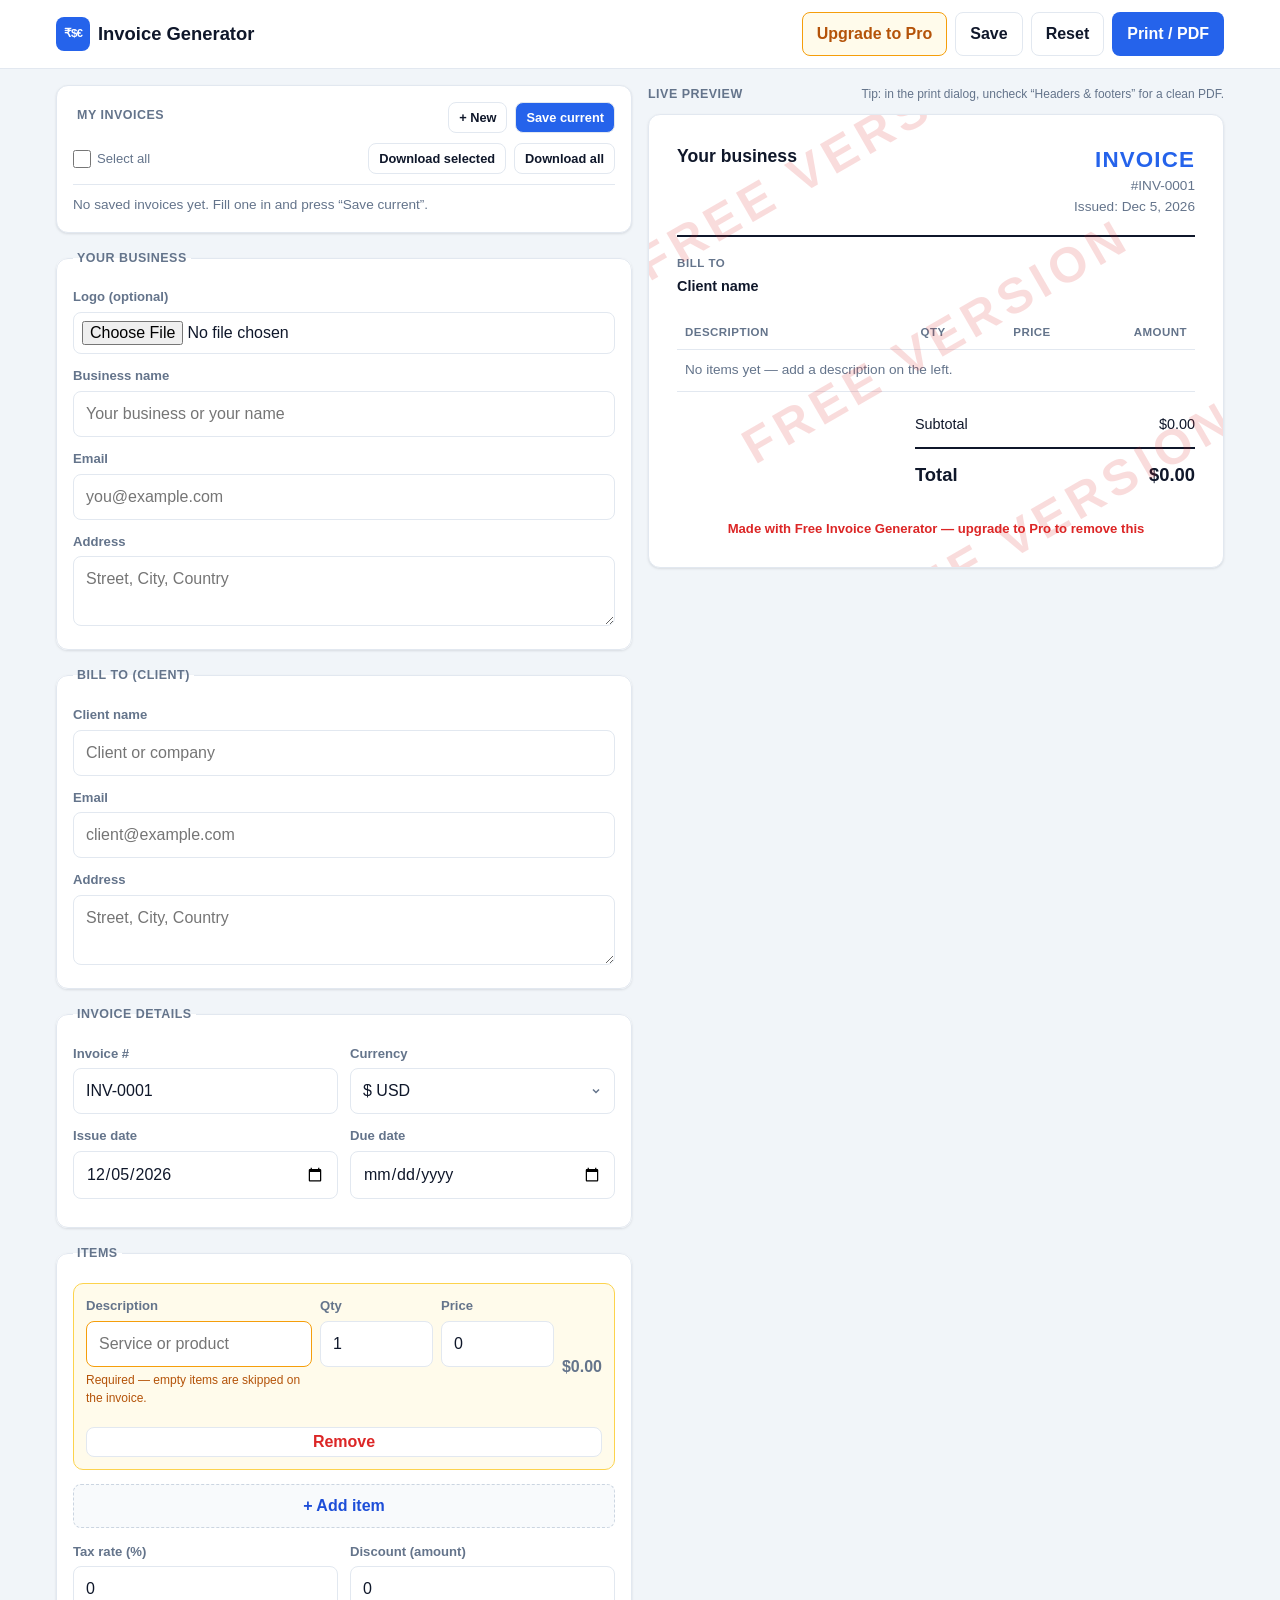
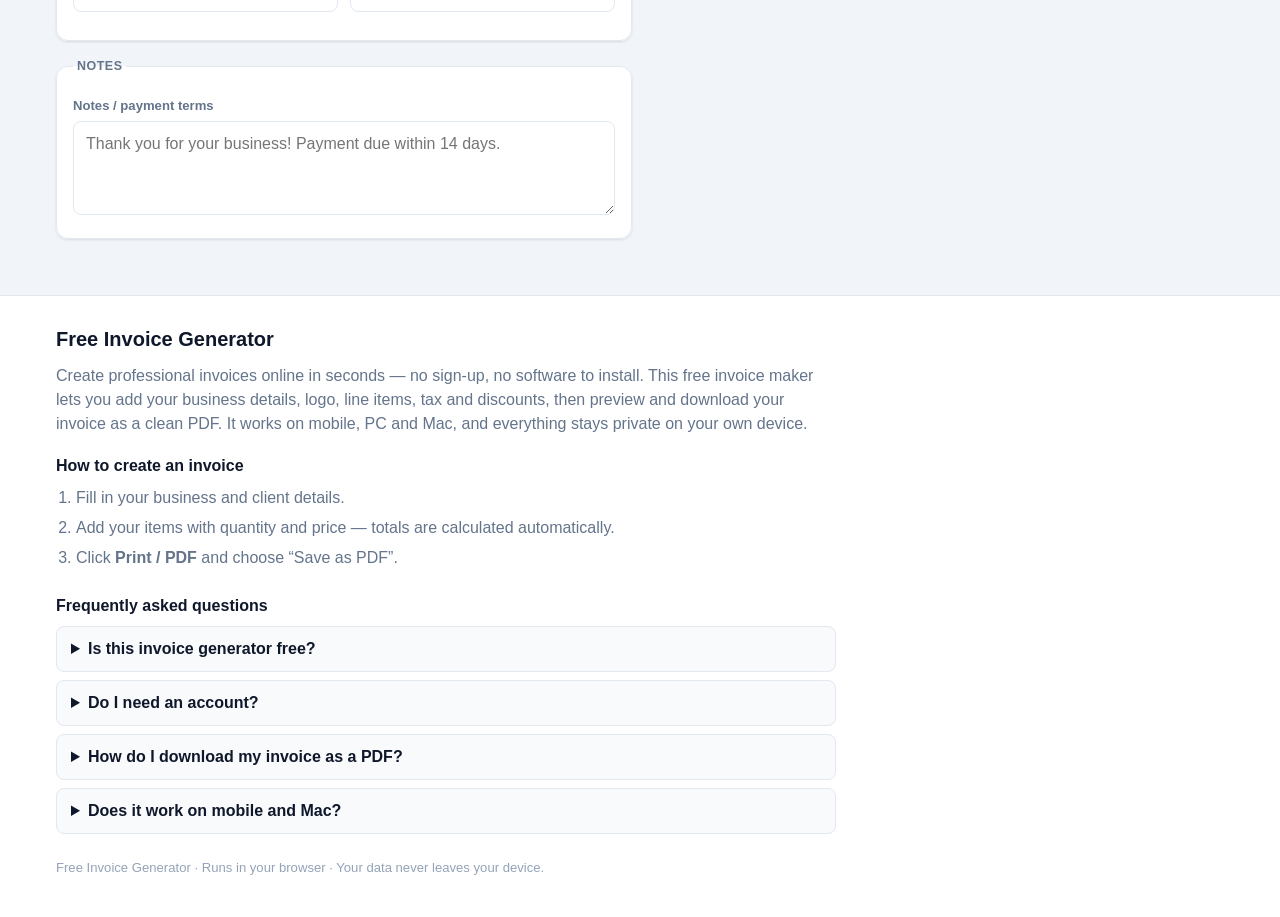
<file: index.html>
<!DOCTYPE html>
<html lang="en">
<head>
  <meta charset="UTF-8" />
  <meta name="viewport" content="width=device-width, initial-scale=1.0" />
  <meta name="theme-color" content="#2563eb" />
  <meta name="description" content="Free online invoice generator. Create, preview and download professional invoices as PDF. Works on mobile, PC and Mac." />
  <title>Free Invoice Generator — Create &amp; Download Invoices as PDF</title>

  <link rel="canonical" href="https://lloreradondi.github.io/invoice-generator/" />
  <link rel="icon" href="favicon.svg" type="image/svg+xml" />

  <!-- Google Analytics (GA4). Paste your Measurement ID (G-XXXXXXXXXX) below to enable. -->
  <script>
    (function () {
      var GA_ID = "G-5TX58SDGY8"; // e.g. "G-ABCD123456" from Google Analytics → Admin → Data Streams
      if (!GA_ID) return;
      var s = document.createElement("script");
      s.async = true;
      s.src = "https://www.googletagmanager.com/gtag/js?id=" + GA_ID;
      document.head.appendChild(s);
      window.dataLayer = window.dataLayer || [];
      window.gtag = function () { window.dataLayer.push(arguments); };
      window.gtag("js", new Date());
      window.gtag("config", GA_ID);
    })();
  </script>

  <!-- Social sharing (Open Graph / Twitter) -->
  <meta property="og:type" content="website" />
  <meta property="og:title" content="Free Invoice Generator" />
  <meta property="og:description" content="Create, preview and download professional invoices as PDF. Free, private, works on any device." />
  <meta property="og:url" content="https://lloreradondi.github.io/invoice-generator/" />
  <meta name="twitter:card" content="summary" />

  <!-- Structured data: helps search engines understand the app -->
  <script type="application/ld+json">
  {
    "@context": "https://schema.org",
    "@type": "WebApplication",
    "name": "Free Invoice Generator",
    "url": "https://lloreradondi.github.io/invoice-generator/",
    "applicationCategory": "BusinessApplication",
    "operatingSystem": "Any (web browser)",
    "description": "Free online invoice generator. Create, preview and download professional invoices as PDF. Works on mobile, PC and Mac.",
    "offers": {
      "@type": "Offer",
      "price": "0",
      "priceCurrency": "USD"
    }
  }
  </script>
  <script type="application/ld+json">
  {
    "@context": "https://schema.org",
    "@type": "FAQPage",
    "mainEntity": [
      {
        "@type": "Question",
        "name": "Is this invoice generator free?",
        "acceptedAnswer": { "@type": "Answer", "text": "Yes. You can create, preview and download unlimited invoices as PDF for free. An optional one-time Pro upgrade removes the small watermark." }
      },
      {
        "@type": "Question",
        "name": "Do I need an account to create an invoice?",
        "acceptedAnswer": { "@type": "Answer", "text": "No account or sign-up is needed. Everything runs in your browser and your data stays on your own device." }
      },
      {
        "@type": "Question",
        "name": "How do I download my invoice as a PDF?",
        "acceptedAnswer": { "@type": "Answer", "text": "Click Print / PDF, then choose 'Save as PDF' in your browser's print dialog. Uncheck 'Headers & footers' for a clean invoice." }
      },
      {
        "@type": "Question",
        "name": "Does it work on mobile and Mac?",
        "acceptedAnswer": { "@type": "Answer", "text": "Yes. It works in any modern browser on phones, PC and Mac, including Chrome, Edge, Firefox and Safari." }
      }
    ]
  }
  </script>

  <link rel="stylesheet" href="styles.css" />
</head>
<body>
  <header class="app-header">
    <div class="app-header__inner">
      <h1 class="app-header__title">
        <span class="logo-mark" aria-hidden="true">₹$€</span>
        Invoice Generator
      </h1>
      <div class="app-header__actions">
        <button type="button" id="btnPro" class="btn btn--pro">Upgrade to Pro</button>
        <button type="button" id="btnSave" class="btn btn--ghost">Save</button>
        <button type="button" id="btnReset" class="btn btn--ghost">Reset</button>
        <button type="button" id="btnPrint" class="btn btn--primary">Print / PDF</button>
      </div>
    </div>
  </header>

  <main class="layout">
    <!-- ===== FORM (editor) ===== -->
    <section class="editor" aria-label="Invoice editor">

      <section class="card saved-card" aria-label="Saved invoices">
        <div class="saved-card__head">
          <span class="card__title">My invoices</span>
          <div class="saved-card__actions">
            <button type="button" id="btnNewInvoice" class="btn btn--tiny">+ New</button>
            <button type="button" id="btnSaveInvoice" class="btn btn--tiny btn--primary">Save current</button>
          </div>
        </div>
        <div class="saved-card__tools">
          <label class="saved-card__selectall">
            <input type="checkbox" id="chkSelectAll" /> Select all
          </label>
          <button type="button" id="btnDownloadSelected" class="btn btn--tiny">Download selected</button>
          <button type="button" id="btnDownloadAll" class="btn btn--tiny">Download all</button>
        </div>
        <div id="savedList" class="saved-list"></div>
      </section>

      <form id="invoiceForm" autocomplete="off" novalidate>

        <fieldset class="card">
          <legend class="card__title">Your business</legend>
          <div class="field field--logo">
            <label for="logoInput" class="field__label">Logo (optional)</label>
            <div class="logo-upload">
              <img id="logoPreview" class="logo-upload__img is-hidden" alt="Business logo preview" />
              <input type="file" id="logoInput" accept="image/*" class="logo-upload__input" />
              <button type="button" id="btnRemoveLogo" class="btn btn--tiny is-hidden">Remove</button>
            </div>
          </div>
          <div class="field">
            <label for="bizName" class="field__label">Business name</label>
            <input type="text" id="bizName" data-model="bizName" placeholder="Your business or your name" />
          </div>
          <div class="field">
            <label for="bizEmail" class="field__label">Email</label>
            <input type="email" id="bizEmail" data-model="bizEmail" placeholder="you@example.com" />
          </div>
          <div class="field">
            <label for="bizAddress" class="field__label">Address</label>
            <textarea id="bizAddress" data-model="bizAddress" rows="2" placeholder="Street, City, Country"></textarea>
          </div>
        </fieldset>

        <fieldset class="card">
          <legend class="card__title">Bill to (client)</legend>
          <div class="field">
            <label for="clientName" class="field__label">Client name</label>
            <input type="text" id="clientName" data-model="clientName" placeholder="Client or company" />
          </div>
          <div class="field">
            <label for="clientEmail" class="field__label">Email</label>
            <input type="email" id="clientEmail" data-model="clientEmail" placeholder="client@example.com" />
          </div>
          <div class="field">
            <label for="clientAddress" class="field__label">Address</label>
            <textarea id="clientAddress" data-model="clientAddress" rows="2" placeholder="Street, City, Country"></textarea>
          </div>
        </fieldset>

        <fieldset class="card">
          <legend class="card__title">Invoice details</legend>
          <div class="field-row">
            <div class="field">
              <label for="invoiceNumber" class="field__label">Invoice #</label>
              <input type="text" id="invoiceNumber" data-model="invoiceNumber" maxlength="40" placeholder="INV-0001" />
            </div>
            <div class="field">
              <label for="currency" class="field__label">Currency</label>
              <select id="currency" data-model="currency">
                <option value="$">$ USD</option>
                <option value="€">€ EUR</option>
                <option value="£">£ GBP</option>
                <option value="₹">₹ INR</option>
                <option value="₱">₱ PHP</option>
                <option value="¥">¥ JPY</option>
                <option value="A$">A$ AUD</option>
                <option value="C$">C$ CAD</option>
              </select>
            </div>
          </div>
          <div class="field-row">
            <div class="field">
              <label for="issueDate" class="field__label">Issue date</label>
              <input type="date" id="issueDate" data-model="issueDate" />
            </div>
            <div class="field">
              <label for="dueDate" class="field__label">Due date</label>
              <input type="date" id="dueDate" data-model="dueDate" />
            </div>
          </div>
        </fieldset>

        <fieldset class="card">
          <legend class="card__title">Items</legend>
          <div id="itemsList" class="items"></div>
          <button type="button" id="btnAddItem" class="btn btn--dashed">+ Add item</button>

          <div class="field-row field-row--totals">
            <div class="field">
              <label for="taxRate" class="field__label">Tax rate (%)</label>
              <input type="number" id="taxRate" data-model="taxRate" min="0" step="0.01" value="0" inputmode="decimal" />
            </div>
            <div class="field">
              <label for="discount" class="field__label">Discount (amount)</label>
              <input type="number" id="discount" data-model="discount" min="0" step="0.01" value="0" inputmode="decimal" />
            </div>
          </div>
        </fieldset>

        <fieldset class="card">
          <legend class="card__title">Notes</legend>
          <div class="field">
            <label for="notes" class="field__label">Notes / payment terms</label>
            <textarea id="notes" data-model="notes" rows="3" placeholder="Thank you for your business! Payment due within 14 days."></textarea>
          </div>
        </fieldset>
      </form>
    </section>

    <!-- ===== LIVE PREVIEW ===== -->
    <section class="preview-wrap" aria-label="Invoice preview">
      <div class="preview-toolbar">
        <span class="preview-toolbar__label">Live preview</span>
        <span class="preview-toolbar__tip">Tip: in the print dialog, uncheck &ldquo;Headers &amp; footers&rdquo; for a clean PDF.</span>
      </div>
      <div id="invoicePreview" class="invoice-doc" aria-live="polite">
        <div id="pvStamp" class="invoice-doc__stamp" aria-hidden="true">
          <span>Free version</span><span>Free version</span><span>Free version</span>
        </div>
        <div class="invoice-doc__header">
          <div class="invoice-doc__brand">
            <img id="pvLogo" class="invoice-doc__logo is-hidden" alt="" />
            <div>
              <div id="pvBizName" class="invoice-doc__biz-name">Your business</div>
              <div id="pvBizEmail" class="invoice-doc__muted"></div>
              <div id="pvBizAddress" class="invoice-doc__muted invoice-doc__pre"></div>
            </div>
          </div>
          <div class="invoice-doc__meta">
            <div class="invoice-doc__invoice-title">INVOICE</div>
            <div id="pvInvoiceNumber" class="invoice-doc__muted"></div>
            <div id="pvIssueDate" class="invoice-doc__muted"></div>
            <div id="pvDueDate" class="invoice-doc__muted"></div>
          </div>
        </div>

        <div class="invoice-doc__billto">
          <div class="invoice-doc__section-label">Bill to</div>
          <div id="pvClientName" class="invoice-doc__strong"></div>
          <div id="pvClientEmail" class="invoice-doc__muted"></div>
          <div id="pvClientAddress" class="invoice-doc__muted invoice-doc__pre"></div>
        </div>

        <table class="invoice-doc__table">
          <thead>
            <tr>
              <th class="col-desc">Description</th>
              <th class="col-qty">Qty</th>
              <th class="col-price">Price</th>
              <th class="col-amount">Amount</th>
            </tr>
          </thead>
          <tbody id="pvItems"></tbody>
        </table>

        <div class="invoice-doc__totals">
          <div class="invoice-doc__total-row">
            <span>Subtotal</span><span id="pvSubtotal">0.00</span>
          </div>
          <div class="invoice-doc__total-row" id="pvDiscountRow">
            <span>Discount</span><span id="pvDiscount">0.00</span>
          </div>
          <div class="invoice-doc__total-row" id="pvTaxRow">
            <span id="pvTaxLabel">Tax</span><span id="pvTax">0.00</span>
          </div>
          <div class="invoice-doc__total-row invoice-doc__total-row--grand">
            <span>Total</span><span id="pvTotal">0.00</span>
          </div>
        </div>

        <div id="pvNotes" class="invoice-doc__notes is-hidden"></div>

        <div id="pvWatermark" class="invoice-doc__watermark">Made with Free Invoice Generator — upgrade to Pro to remove this</div>
      </div>
    </section>
  </main>

  <!-- SEO content & FAQ (helps the page rank for "free invoice generator") -->
  <footer class="site-footer">
    <div class="site-footer__inner">
      <section class="seo-block">
        <h2>Free Invoice Generator</h2>
        <p>
          Create professional invoices online in seconds — no sign-up, no software to install.
          This free invoice maker lets you add your business details, logo, line items, tax and
          discounts, then preview and download your invoice as a clean PDF. It works on mobile,
          PC and Mac, and everything stays private on your own device.
        </p>
        <h3>How to create an invoice</h3>
        <ol>
          <li>Fill in your business and client details.</li>
          <li>Add your items with quantity and price — totals are calculated automatically.</li>
          <li>Click <strong>Print / PDF</strong> and choose &ldquo;Save as PDF&rdquo;.</li>
        </ol>
      </section>

      <section class="seo-block">
        <h3>Frequently asked questions</h3>
        <details>
          <summary>Is this invoice generator free?</summary>
          <p>Yes. Create, preview and download unlimited invoices as PDF for free. An optional one-time Pro upgrade removes the small watermark.</p>
        </details>
        <details>
          <summary>Do I need an account?</summary>
          <p>No. There&rsquo;s no sign-up. Everything runs in your browser and your data stays on your device.</p>
        </details>
        <details>
          <summary>How do I download my invoice as a PDF?</summary>
          <p>Click Print / PDF, then choose &ldquo;Save as PDF&rdquo; in your browser&rsquo;s print dialog. Uncheck &ldquo;Headers &amp; footers&rdquo; for a clean invoice.</p>
        </details>
        <details>
          <summary>Does it work on mobile and Mac?</summary>
          <p>Yes &mdash; it works in any modern browser on phones, PC and Mac (Chrome, Edge, Firefox and Safari).</p>
        </details>
      </section>

      <p class="site-footer__note">Free Invoice Generator &middot; Runs in your browser &middot; Your data never leaves your device.</p>
    </div>
  </footer>

  <!-- Hidden container used to render one or many invoices for printing/PDF -->
  <div id="printArea" aria-hidden="true"></div>

  <!-- Upgrade / license modal -->
  <div id="proModal" class="modal is-hidden" role="dialog" aria-modal="true" aria-labelledby="proModalTitle">
    <div class="modal__backdrop" data-close="1"></div>
    <div class="modal__card" role="document">
      <button type="button" class="modal__x" data-close="1" aria-label="Close">&times;</button>
      <h2 id="proModalTitle" class="modal__title">Upgrade to Pro</h2>
      <p class="modal__price"><span id="proPrice">$9</span> one-time · lifetime access</p>
      <p class="modal__text">Free invoices carry a &ldquo;Free version&rdquo; watermark across the page. Pro removes it completely, so you can send clean, professional invoices to your clients.</p>
      <ul class="modal__list">
        <li>Remove the &ldquo;Free version&rdquo; watermark &amp; footer</li>
        <li>One-time purchase &mdash; lifetime access, no subscription</li>
        <li>Use your key on any device or browser</li>
      </ul>

      <a id="proBuyLink" class="btn btn--primary modal__buy" href="#" target="_blank" rel="noopener noreferrer">Get Pro</a>

      <div class="modal__divider"><span>Already purchased?</span></div>

      <label class="field__label" for="licenseInput">Enter your license key</label>
      <div class="modal__activate">
        <input type="text" id="licenseInput" placeholder="XXXXXXXX-XXXXXXXX-XXXXXXXX-XXXXXXXX" autocomplete="off" spellcheck="false" />
        <button type="button" id="btnActivate" class="btn btn--primary">Activate</button>
      </div>
      <p id="licenseMsg" class="modal__msg" role="status" aria-live="polite"></p>

      <div id="proActiveBlock" class="modal__active is-hidden">
        <p class="modal__msg modal__msg--ok">&#10003; Pro is active on this browser.</p>
        <button type="button" id="btnRemoveLicense" class="btn btn--tiny btn--danger-ghost">Remove license from this browser</button>
      </div>
    </div>
  </div>

  <script src="app.js"></script>
</body>
</html>
</file>
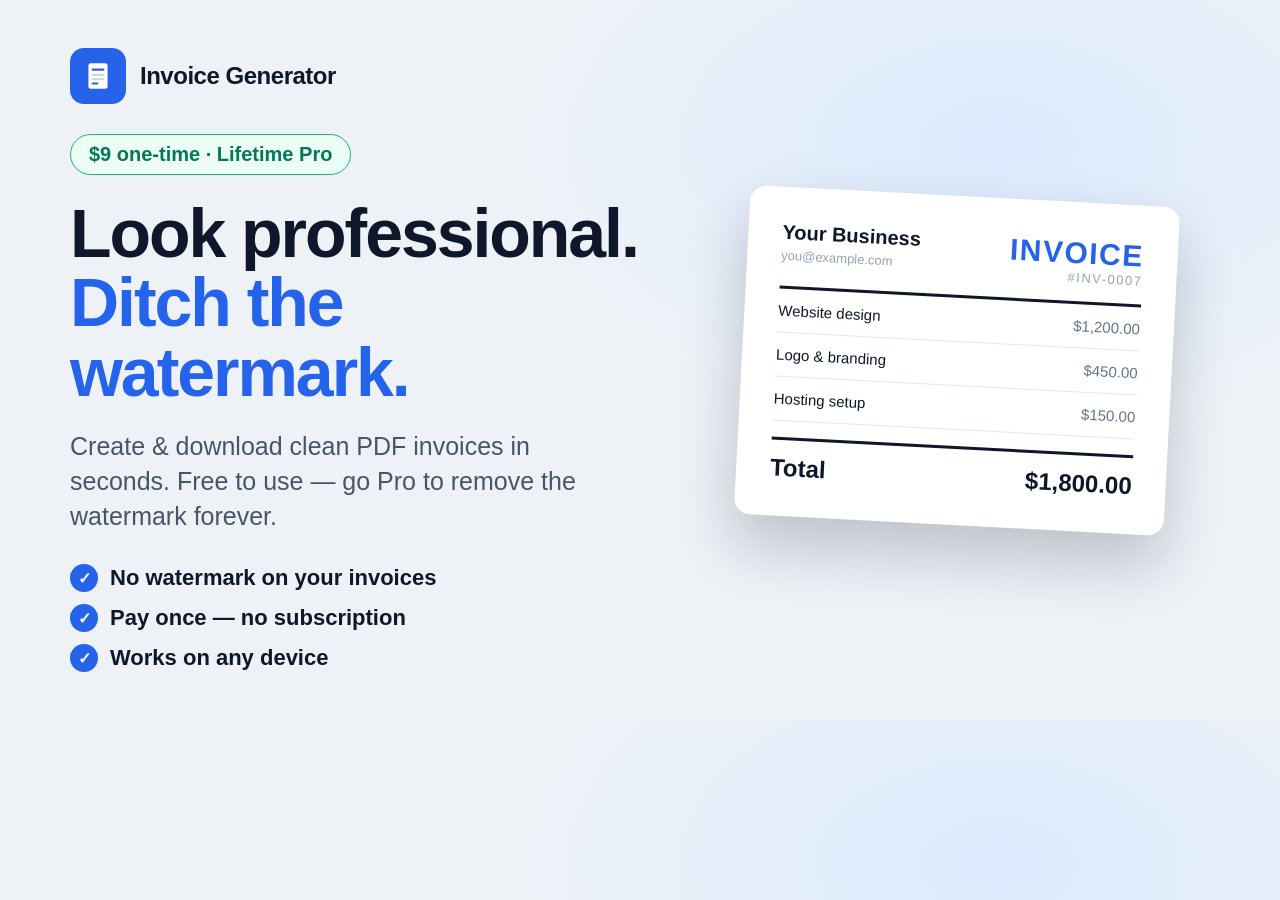
<file: assets/cover.html>
<!DOCTYPE html>
<html lang="en">
<head>
<meta charset="UTF-8" />
<style>
  * { margin: 0; padding: 0; box-sizing: border-box; }
  html, body { width: 1280px; height: 720px; overflow: hidden; }
  body {
    font-family: -apple-system, BlinkMacSystemFont, "Segoe UI", Roboto, Helvetica, Arial, sans-serif;
    background: radial-gradient(1200px 700px at 78% 20%, #dbeafe 0%, #eef2f7 40%, #eef2f7 100%);
    color: #0f172a;
    display: flex;
    align-items: center;
  }
  .wrap { display: flex; width: 100%; height: 100%; align-items: center; padding: 0 70px; gap: 40px; }
  .left { flex: 1 1 54%; }
  .right { flex: 1 1 46%; display: flex; justify-content: center; align-items: center; }

  .brand { display: flex; align-items: center; gap: 14px; margin-bottom: 30px; }
  .logo {
    width: 56px; height: 56px; border-radius: 14px; background: #2563eb;
    display: flex; align-items: center; justify-content: center;
  }
  .logo svg { width: 34px; height: 34px; }
  .brand-name { font-size: 24px; font-weight: 700; letter-spacing: -0.02em; }

  .pill {
    display: inline-block; background: #ecfdf5; color: #047857; border: 1px solid #10b981;
    font-weight: 700; font-size: 20px; padding: 8px 18px; border-radius: 999px; margin-bottom: 24px;
  }
  h1 { font-size: 68px; line-height: 1.02; letter-spacing: -0.03em; font-weight: 800; margin-bottom: 22px; }
  h1 .accent { color: #2563eb; }
  p.sub { font-size: 25px; color: #475569; line-height: 1.4; max-width: 560px; margin-bottom: 30px; }
  .checks { display: flex; flex-direction: column; gap: 12px; }
  .check { display: flex; align-items: center; gap: 12px; font-size: 22px; font-weight: 600; }
  .check .tick {
    width: 28px; height: 28px; border-radius: 50%; background: #2563eb; color: #fff;
    display: flex; align-items: center; justify-content: center; font-size: 16px; flex: 0 0 auto;
  }

  /* Mock invoice */
  .doc {
    width: 430px; background: #fff; border-radius: 16px; padding: 34px;
    box-shadow: 0 30px 60px rgba(15,23,42,0.22); transform: rotate(3deg);
  }
  .doc-head { display: flex; justify-content: space-between; align-items: flex-start; border-bottom: 3px solid #0f172a; padding-bottom: 16px; }
  .doc-biz { font-size: 20px; font-weight: 800; }
  .doc-biz small { display: block; font-size: 13px; color: #94a3b8; font-weight: 500; margin-top: 4px; }
  .doc-title { font-size: 30px; font-weight: 800; color: #2563eb; letter-spacing: 0.05em; }
  .doc-title small { display: block; font-size: 13px; color: #94a3b8; text-align: right; font-weight: 500; }
  .doc-row { display: flex; justify-content: space-between; padding: 13px 0; border-bottom: 1px solid #e2e8f0; font-size: 15px; }
  .doc-row .muted { color: #64748b; }
  .doc-total { display: flex; justify-content: space-between; margin-top: 16px; padding-top: 14px; border-top: 3px solid #0f172a; font-size: 24px; font-weight: 800; }
</style>
</head>
<body>
  <div class="wrap">
    <div class="left">
      <div class="brand">
        <span class="logo">
          <svg viewBox="0 0 64 64"><rect x="14" y="8" width="36" height="48" rx="4" fill="#fff"/><rect x="20" y="18" width="24" height="4" rx="2" fill="#2563eb"/><rect x="20" y="28" width="24" height="4" rx="2" fill="#cbd5e1"/><rect x="20" y="36" width="24" height="4" rx="2" fill="#cbd5e1"/><rect x="20" y="44" width="13" height="4" rx="2" fill="#2563eb"/></svg>
        </span>
        <span class="brand-name">Invoice Generator</span>
      </div>

      <span class="pill">$9 one-time · Lifetime Pro</span>
      <h1>Look professional.<br><span class="accent">Ditch the watermark.</span></h1>
      <p class="sub">Create &amp; download clean PDF invoices in seconds. Free to use — go Pro to remove the watermark forever.</p>
      <div class="checks">
        <div class="check"><span class="tick">✓</span> No watermark on your invoices</div>
        <div class="check"><span class="tick">✓</span> Pay once — no subscription</div>
        <div class="check"><span class="tick">✓</span> Works on any device</div>
      </div>
    </div>

    <div class="right">
      <div class="doc">
        <div class="doc-head">
          <div class="doc-biz">Your Business<small>you@example.com</small></div>
          <div class="doc-title">INVOICE<small>#INV-0007</small></div>
        </div>
        <div class="doc-row"><span>Website design</span><span class="muted">$1,200.00</span></div>
        <div class="doc-row"><span>Logo &amp; branding</span><span class="muted">$450.00</span></div>
        <div class="doc-row"><span>Hosting setup</span><span class="muted">$150.00</span></div>
        <div class="doc-total"><span>Total</span><span>$1,800.00</span></div>
      </div>
    </div>
  </div>
</body>
</html>
</file>
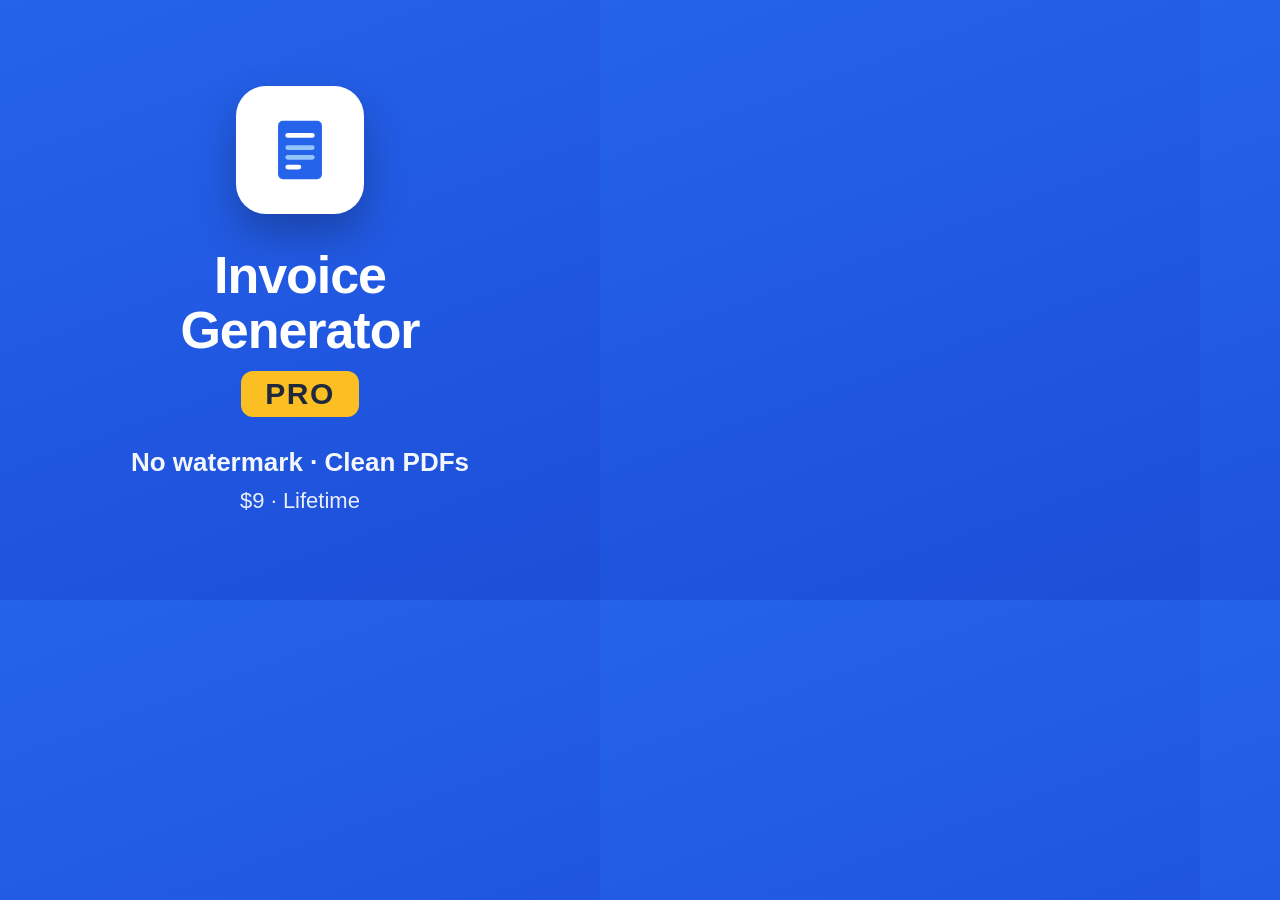
<file: assets/thumb.html>
<!DOCTYPE html>
<html lang="en">
<head>
<meta charset="UTF-8" />
<style>
  * { margin: 0; padding: 0; box-sizing: border-box; }
  html, body { width: 600px; height: 600px; overflow: hidden; }
  body {
    font-family: -apple-system, BlinkMacSystemFont, "Segoe UI", Roboto, Helvetica, Arial, sans-serif;
    background: linear-gradient(160deg, #2563eb 0%, #1d4ed8 100%);
    color: #fff;
    display: flex; flex-direction: column; align-items: center; justify-content: center;
    text-align: center; padding: 48px;
  }
  .logo {
    width: 128px; height: 128px; border-radius: 30px; background: #fff;
    display: flex; align-items: center; justify-content: center; margin-bottom: 34px;
    box-shadow: 0 20px 40px rgba(0,0,0,0.25);
  }
  .logo svg { width: 78px; height: 78px; }
  .title { font-size: 52px; font-weight: 800; letter-spacing: -0.02em; line-height: 1.05; }
  .pro {
    display: inline-block; background: #fbbf24; color: #1e293b; font-weight: 800;
    font-size: 30px; padding: 6px 24px; border-radius: 12px; margin-top: 14px; letter-spacing: 0.05em;
  }
  .sub { font-size: 26px; opacity: 0.95; margin-top: 30px; font-weight: 600; }
  .price { font-size: 22px; margin-top: 10px; opacity: 0.9; }
</style>
</head>
<body>
  <div class="logo">
    <svg viewBox="0 0 64 64"><rect x="14" y="8" width="36" height="48" rx="4" fill="#2563eb"/><rect x="20" y="18" width="24" height="4" rx="2" fill="#fff"/><rect x="20" y="28" width="24" height="4" rx="2" fill="#93c5fd"/><rect x="20" y="36" width="24" height="4" rx="2" fill="#93c5fd"/><rect x="20" y="44" width="13" height="4" rx="2" fill="#fff"/></svg>
  </div>
  <div class="title">Invoice<br>Generator</div>
  <span class="pro">PRO</span>
  <div class="sub">No watermark · Clean PDFs</div>
  <div class="price">$9 · Lifetime</div>
</body>
</html>
</file>
<file: styles.css>
/* ============================================================
   Free Invoice Generator — styles
   Cross-browser: Chrome, Firefox, Safari (Mac/iOS), Edge.
   Mobile-first, scales up to desktop.
   ============================================================ */

/* ---- Reset / base ---- */
*,
*::before,
*::after {
  box-sizing: border-box;
}

:root {
  --blue: #2563eb;
  --blue-dark: #1d4ed8;
  --ink: #0f172a;
  --muted: #64748b;
  --line: #e2e8f0;
  --bg: #f1f5f9;
  --card: #ffffff;
  --danger: #dc2626;
  --radius: 12px;
  --shadow: 0 1px 3px rgba(15, 23, 42, 0.08), 0 1px 2px rgba(15, 23, 42, 0.04);
}

html {
  -webkit-text-size-adjust: 100%; /* Safari/iOS: stop auto zoom of text */
  text-size-adjust: 100%;
}

body {
  margin: 0;
  font-family: -apple-system, BlinkMacSystemFont, "Segoe UI", Roboto, Helvetica,
    Arial, sans-serif, "Apple Color Emoji", "Segoe UI Emoji";
  color: var(--ink);
  background: var(--bg);
  line-height: 1.5;
  -webkit-font-smoothing: antialiased;
  -moz-osx-font-smoothing: grayscale;
}

/* ---- Header ---- */
.app-header {
  position: sticky;
  top: 0;
  z-index: 20;
  background: var(--card);
  border-bottom: 1px solid var(--line);
}

.app-header__inner {
  max-width: 1200px;
  margin: 0 auto;
  padding: 12px 16px;
  display: flex;
  flex-wrap: wrap;
  gap: 10px;
  align-items: center;
  justify-content: space-between;
}

.app-header__title {
  display: flex;
  align-items: center;
  gap: 8px;
  margin: 0;
  font-size: 1.15rem;
  font-weight: 700;
}

.logo-mark {
  display: inline-flex;
  align-items: center;
  justify-content: center;
  width: 34px;
  height: 34px;
  border-radius: 8px;
  background: var(--blue);
  color: #fff;
  font-size: 0.72rem;
  font-weight: 700;
  letter-spacing: -1px;
}

.app-header__actions {
  display: flex;
  gap: 8px;
  flex-wrap: wrap;
}

/* ---- Buttons ---- */
.btn {
  font: inherit;
  font-weight: 600;
  border: 1px solid transparent;
  border-radius: 8px;
  padding: 9px 14px;
  cursor: pointer;
  background: #fff;
  color: var(--ink);
  -webkit-appearance: none;
  appearance: none;
  transition: background 0.15s ease, border-color 0.15s ease, opacity 0.15s ease;
  touch-action: manipulation;
}

.btn:active {
  transform: translateY(1px);
}

.btn--primary {
  background: var(--blue);
  color: #fff;
}

.btn--primary:hover {
  background: var(--blue-dark);
}

.btn--ghost {
  background: #fff;
  border-color: var(--line);
  color: var(--ink);
}

.btn--ghost:hover {
  background: #f8fafc;
}

.btn--dashed {
  width: 100%;
  background: #f8fafc;
  border: 1px dashed #cbd5e1;
  color: var(--blue-dark);
  margin-top: 4px;
}

.btn--dashed:hover {
  background: #eff6ff;
  border-color: var(--blue);
}

.btn--tiny {
  padding: 5px 10px;
  font-size: 0.8rem;
  border-color: var(--line);
}

.btn--icon {
  padding: 6px 10px;
  border: 1px solid var(--line);
  color: var(--danger);
  background: #fff;
  line-height: 1;
}

.btn--icon:hover {
  background: #fef2f2;
  border-color: var(--danger);
}

/* ---- Layout ---- */
.layout {
  max-width: 1200px;
  margin: 0 auto;
  padding: 16px;
  display: grid;
  grid-template-columns: 1fr;
  gap: 16px;
}

/* ---- Cards / form ---- */
.card {
  background: var(--card);
  border: 1px solid var(--line);
  border-radius: var(--radius);
  box-shadow: var(--shadow);
  padding: 16px;
  margin: 0 0 16px;
}

/* ---- Saved invoices panel ---- */
.saved-card__head {
  display: flex;
  align-items: center;
  justify-content: space-between;
  gap: 10px;
  flex-wrap: wrap;
  margin-bottom: 10px;
}

.saved-card__actions {
  display: flex;
  gap: 8px;
}

.saved-card__tools {
  display: flex;
  align-items: center;
  gap: 8px;
  flex-wrap: wrap;
  margin-bottom: 10px;
  padding-bottom: 10px;
  border-bottom: 1px solid var(--line);
}

.saved-card__selectall {
  display: inline-flex;
  align-items: center;
  gap: 6px;
  font-size: 0.82rem;
  color: var(--muted);
  margin-right: auto;
}

.saved-card__selectall input {
  width: auto;
  margin: 0;
}

.saved-item__check {
  display: flex;
  align-items: center;
  padding: 0 2px 0 4px;
}

.saved-item__check input {
  width: auto;
  margin: 0;
  cursor: pointer;
}

.saved-list {
  display: flex;
  flex-direction: column;
  gap: 8px;
  max-height: 220px;
  overflow-y: auto;
}

.saved-empty {
  margin: 0;
  color: var(--muted);
  font-size: 0.85rem;
}

.saved-item {
  display: flex;
  align-items: stretch;
  gap: 8px;
  border: 1px solid var(--line);
  border-radius: 10px;
  background: #f8fafc;
  padding: 8px;
}

.saved-item--active {
  border-color: var(--blue);
  background: #eff6ff;
}

.saved-item__open {
  flex: 1 1 auto;
  min-width: 0;
  text-align: left;
  background: transparent;
  border: none;
  cursor: pointer;
  display: flex;
  flex-direction: column;
  gap: 2px;
  padding: 4px 6px;
  font: inherit;
}

.saved-item__num {
  font-weight: 700;
  font-size: 0.9rem;
  overflow: hidden;
  text-overflow: ellipsis;
  white-space: nowrap;
}

.saved-item__client {
  color: var(--ink);
  font-size: 0.85rem;
  overflow: hidden;
  text-overflow: ellipsis;
  white-space: nowrap;
}

.saved-item__meta {
  color: var(--muted);
  font-size: 0.78rem;
}

.saved-item__actions {
  display: flex;
  flex-direction: column;
  gap: 6px;
  flex: 0 0 auto;
}

.btn--danger-ghost {
  border-color: var(--line);
  color: var(--danger);
}

.btn--danger-ghost:hover {
  background: #fef2f2;
  border-color: var(--danger);
}


.card__title {
  font-size: 0.78rem;
  font-weight: 700;
  text-transform: uppercase;
  letter-spacing: 0.04em;
  color: var(--muted);
  padding: 0 4px;
  margin-bottom: 4px;
}

.field {
  margin-bottom: 12px;
}

.field:last-child {
  margin-bottom: 0;
}

.field__label {
  display: block;
  font-size: 0.82rem;
  font-weight: 600;
  color: var(--muted);
  margin-bottom: 5px;
}

.field-row {
  display: grid;
  grid-template-columns: 1fr 1fr;
  gap: 12px;
}

.field-row--totals {
  margin-top: 14px;
}

input,
textarea,
select {
  width: 100%;
  font: inherit;
  color: var(--ink);
  background: #fff;
  border: 1px solid var(--line);
  border-radius: 8px;
  padding: 10px 12px;
  -webkit-appearance: none;
  appearance: none;
  outline: none;
  transition: border-color 0.15s ease, box-shadow 0.15s ease;
}

/* Checkboxes/radios keep their native look and size (not the text-input reset). */
input[type="checkbox"],
input[type="radio"] {
  -webkit-appearance: auto;
  appearance: auto;
  padding: 0;
  border: none;
  border-radius: 0;
  cursor: pointer;
  width: 18px;
  height: 18px;
  accent-color: var(--blue);
}

/* iOS: font-size >= 16px prevents auto-zoom on focus */
@media (max-width: 640px) {
  input,
  textarea,
  select {
    font-size: 16px;
  }
}

textarea {
  resize: vertical;
  min-height: 44px;
}

select {
  background-image: url("data:image/svg+xml,%3Csvg xmlns='http://www.w3.org/2000/svg' width='12' height='12' viewBox='0 0 24 24' fill='none' stroke='%2364748b' stroke-width='3'%3E%3Cpath d='M6 9l6 6 6-6'/%3E%3C/svg%3E");
  background-repeat: no-repeat;
  background-position: right 12px center;
  padding-right: 34px;
}

input:focus,
textarea:focus,
select:focus {
  border-color: var(--blue);
  box-shadow: 0 0 0 3px rgba(37, 99, 235, 0.15);
}

/* ---- Logo upload ---- */
.logo-upload {
  display: flex;
  align-items: center;
  gap: 12px;
  flex-wrap: wrap;
}

.logo-upload__img {
  width: 64px;
  height: 64px;
  object-fit: contain;
  border: 1px solid var(--line);
  border-radius: 8px;
  background: #fff;
  padding: 4px;
}

.logo-upload__input {
  padding: 8px;
  flex: 1 1 160px;
  min-width: 0;
}

/* ---- Items ---- */
.items {
  display: flex;
  flex-direction: column;
  gap: 10px;
  margin-bottom: 10px;
}

.item-row {
  display: grid;
  grid-template-columns: 1fr;
  gap: 8px;
  padding: 12px;
  border: 1px solid var(--line);
  border-radius: 10px;
  background: #f8fafc;
}

.item-row__grid {
  display: grid;
  grid-template-columns: 2fr 1fr 1fr auto;
  gap: 8px;
  align-items: start;
}

.item-row__amount {
  font-weight: 600;
  white-space: nowrap;
  align-self: center;
  padding-top: 20px;
  text-align: right;
  color: var(--muted);
}

/* Item missing a description: won't appear on the invoice */
.field__hint {
  display: none;
  font-size: 0.75rem;
  color: #b45309;
  margin-top: 4px;
}

.item-row--incomplete {
  border-color: #fcd34d;
  background: #fffbeb;
}

.item-row--incomplete .field__hint {
  display: block;
}

.item-row--incomplete input[data-item="description"] {
  border-color: #f59e0b;
  background: #fff;
}

@media (max-width: 560px) {
  .item-row__grid {
    grid-template-columns: 1fr 1fr;
  }
  .item-row__desc {
    grid-column: 1 / -1;
  }
  .item-row__remove {
    grid-column: 1 / -1;
  }
  .item-row__amount {
    padding-top: 0;
    text-align: left;
  }
}

/* ---- Preview ---- */
.preview-wrap {
  min-width: 0;
}

.preview-toolbar {
  display: flex;
  align-items: center;
  justify-content: space-between;
  margin-bottom: 10px;
}

.preview-toolbar__label {
  font-size: 0.78rem;
  font-weight: 700;
  text-transform: uppercase;
  letter-spacing: 0.04em;
  color: var(--muted);
}

.preview-toolbar__tip {
  font-size: 0.75rem;
  color: var(--muted);
  text-align: right;
}

.invoice-doc {
  position: relative;
  overflow: hidden;
  background: #fff;
  border: 1px solid var(--line);
  border-radius: var(--radius);
  box-shadow: var(--shadow);
  padding: 28px;
  color: var(--ink);
  font-size: 0.9rem;
  overflow-wrap: break-word;
  word-wrap: break-word;
}

/* Diagonal “Free version” stamp shown to non-Pro users. */
.invoice-doc__stamp {
  position: absolute;
  inset: 0;
  display: flex;
  flex-direction: column;
  align-items: center;
  justify-content: space-around;
  transform: rotate(-30deg) scale(1.4);
  transform-origin: center;
  pointer-events: none;
  z-index: 5;
}

.invoice-doc__stamp span {
  font-size: 2.2rem;
  font-weight: 800;
  text-transform: uppercase;
  letter-spacing: 0.12em;
  color: rgba(220, 38, 38, 0.16);
  white-space: nowrap;
}

.invoice-doc__header {
  display: flex;
  justify-content: space-between;
  gap: 16px;
  flex-wrap: wrap;
  padding-bottom: 18px;
  border-bottom: 2px solid var(--ink);
}

.invoice-doc__brand {
  display: flex;
  gap: 12px;
  align-items: flex-start;
  flex: 1 1 240px;
  min-width: 0;
}

.invoice-doc__brand > div {
  min-width: 0;
}

.invoice-doc__logo {
  width: 56px;
  height: 56px;
  object-fit: contain;
  flex: 0 0 auto;
}

.invoice-doc__biz-name {
  font-size: 1.1rem;
  font-weight: 700;
}

.invoice-doc__meta {
  text-align: right;
  flex: 1 1 190px;
  min-width: 160px;
  overflow-wrap: break-word;
  word-break: break-word;
}

.invoice-doc__invoice-title {
  font-size: 1.4rem;
  font-weight: 800;
  letter-spacing: 0.05em;
  color: var(--blue);
}

.invoice-doc__muted {
  color: var(--muted);
  font-size: 0.85rem;
  overflow-wrap: break-word;
  word-break: break-word;
}

.invoice-doc__pre {
  white-space: pre-line;
}

.invoice-doc__strong {
  font-weight: 700;
}

.invoice-doc__billto {
  margin: 18px 0;
}

.invoice-doc__section-label {
  font-size: 0.72rem;
  font-weight: 700;
  text-transform: uppercase;
  letter-spacing: 0.05em;
  color: var(--muted);
  margin-bottom: 4px;
}

.invoice-doc__table {
  width: 100%;
  border-collapse: collapse;
  margin: 8px 0 16px;
}

.invoice-doc__table th {
  text-align: left;
  font-size: 0.72rem;
  text-transform: uppercase;
  letter-spacing: 0.04em;
  color: var(--muted);
  border-bottom: 1px solid var(--line);
  padding: 8px 8px;
}

.invoice-doc__table td {
  padding: 10px 8px;
  border-bottom: 1px solid var(--line);
  vertical-align: top;
}

.col-qty,
.col-price,
.col-amount {
  text-align: right;
  white-space: nowrap;
}

.invoice-doc__table th.col-qty,
.invoice-doc__table th.col-price,
.invoice-doc__table th.col-amount {
  text-align: right;
}

.invoice-doc__totals {
  margin-left: auto;
  width: 100%;
  max-width: 280px;
}

.invoice-doc__total-row {
  display: flex;
  justify-content: space-between;
  padding: 6px 0;
  font-size: 0.9rem;
}

.invoice-doc__total-row--grand {
  border-top: 2px solid var(--ink);
  margin-top: 6px;
  padding-top: 12px;
  font-size: 1.15rem;
  font-weight: 800;
}

.invoice-doc__notes {
  margin-top: 20px;
  padding-top: 16px;
  border-top: 1px solid var(--line);
  color: var(--muted);
  font-size: 0.85rem;
  white-space: pre-line;
}

.invoice-doc__watermark {
  position: relative;
  z-index: 6;
  margin-top: 24px;
  text-align: center;
  font-size: 0.82rem;
  font-weight: 600;
  color: #dc2626;
}

/* ---- Utilities ---- */
.is-hidden {
  display: none !important;
}

/* ---- Pro button & badge ---- */
.btn--pro {
  background: #fffbeb;
  border-color: #f59e0b;
  color: #b45309;
}

.btn--pro:hover {
  background: #fef3c7;
}

.btn--pro.is-pro {
  background: #ecfdf5;
  border-color: #10b981;
  color: #047857;
}

/* ---- Modal ---- */
.modal {
  position: fixed;
  inset: 0;
  z-index: 100;
  display: flex;
  align-items: center;
  justify-content: center;
  padding: 16px;
}

.modal__backdrop {
  position: absolute;
  inset: 0;
  background: rgba(15, 23, 42, 0.55);
}

.modal__card {
  position: relative;
  z-index: 1;
  width: 100%;
  max-width: 420px;
  max-height: 90vh;
  overflow-y: auto;
  background: #fff;
  border-radius: var(--radius);
  box-shadow: 0 20px 40px rgba(15, 23, 42, 0.25);
  padding: 24px;
}

.modal__x {
  position: absolute;
  top: 10px;
  right: 12px;
  border: none;
  background: transparent;
  font-size: 1.6rem;
  line-height: 1;
  color: var(--muted);
  cursor: pointer;
  padding: 4px 8px;
}

.modal__x:hover {
  color: var(--ink);
}

.modal__title {
  margin: 0 0 8px;
  font-size: 1.3rem;
}

.modal__price {
  margin: 0 0 12px;
  font-size: 1.05rem;
  font-weight: 700;
  color: var(--blue-dark);
}

.modal__price #proPrice {
  font-size: 1.3rem;
}

.modal__text {
  margin: 0 0 12px;
  color: var(--muted);
}

.modal__list {
  margin: 0 0 16px;
  padding-left: 20px;
  color: var(--ink);
  font-size: 0.9rem;
}

.modal__list li {
  margin-bottom: 6px;
}

.modal__buy {
  display: block;
  text-align: center;
  text-decoration: none;
  width: 100%;
}

.modal__divider {
  display: flex;
  align-items: center;
  gap: 10px;
  margin: 18px 0 12px;
  color: var(--muted);
  font-size: 0.8rem;
}

.modal__divider::before,
.modal__divider::after {
  content: "";
  flex: 1;
  height: 1px;
  background: var(--line);
}

.modal__activate {
  display: flex;
  gap: 8px;
}

.modal__activate input {
  flex: 1 1 auto;
  min-width: 0;
}

.modal__activate .btn {
  flex: 0 0 auto;
}

.modal__msg {
  margin: 10px 0 0;
  font-size: 0.85rem;
  min-height: 1.1em;
  color: var(--danger);
}

.modal__msg--ok {
  color: #047857;
}

.modal__active {
  margin-top: 16px;
  padding-top: 14px;
  border-top: 1px solid var(--line);
}

/* ---- Desktop: two columns, sticky preview ---- */
@media (min-width: 900px) {
  .layout {
    grid-template-columns: minmax(0, 1fr) minmax(0, 1fr);
    align-items: start;
  }
  .preview-wrap {
    position: sticky;
    top: 76px;
  }
}

/* ---- Print area (holds one or many invoices for PDF export) ---- */
#printArea {
  display: none;
}

/* ---- SEO footer / FAQ ---- */
.site-footer {
  border-top: 1px solid var(--line);
  background: #fff;
  margin-top: 24px;
}

.site-footer__inner {
  max-width: 1200px;
  margin: 0 auto;
  padding: 28px 16px 40px;
}

.seo-block {
  margin-bottom: 24px;
  max-width: 780px;
}

.seo-block h2 {
  font-size: 1.25rem;
  margin: 0 0 10px;
}

.seo-block h3 {
  font-size: 1rem;
  margin: 18px 0 8px;
}

.seo-block p {
  color: var(--muted);
  margin: 0 0 10px;
}

.seo-block ol {
  color: var(--muted);
  padding-left: 20px;
  margin: 0;
}

.seo-block ol li {
  margin-bottom: 6px;
}

.seo-block details {
  border: 1px solid var(--line);
  border-radius: 8px;
  padding: 10px 14px;
  margin-bottom: 8px;
  background: #f8fafc;
}

.seo-block summary {
  cursor: pointer;
  font-weight: 600;
}

.seo-block details p {
  margin: 10px 0 0;
}

.site-footer__note {
  color: #94a3b8;
  font-size: 0.82rem;
  margin: 8px 0 0;
}

/* ---- Print / PDF ---- */
@media print {
  .app-header,
  .layout {
    display: none !important;
  }
  .site-footer {
    display: none !important;
  }
  #printArea {
    display: block !important;
  }
  body {
    background: #fff;
  }
  .print-page {
    page-break-after: always;
  }
  .print-page:last-child {
    page-break-after: auto;
  }
  #printArea .invoice-doc {
    border: none;
    box-shadow: none;
    border-radius: 0;
    padding: 0;
    font-size: 12px;
  }
  @page {
    margin: 16mm;
  }
}
</file>
